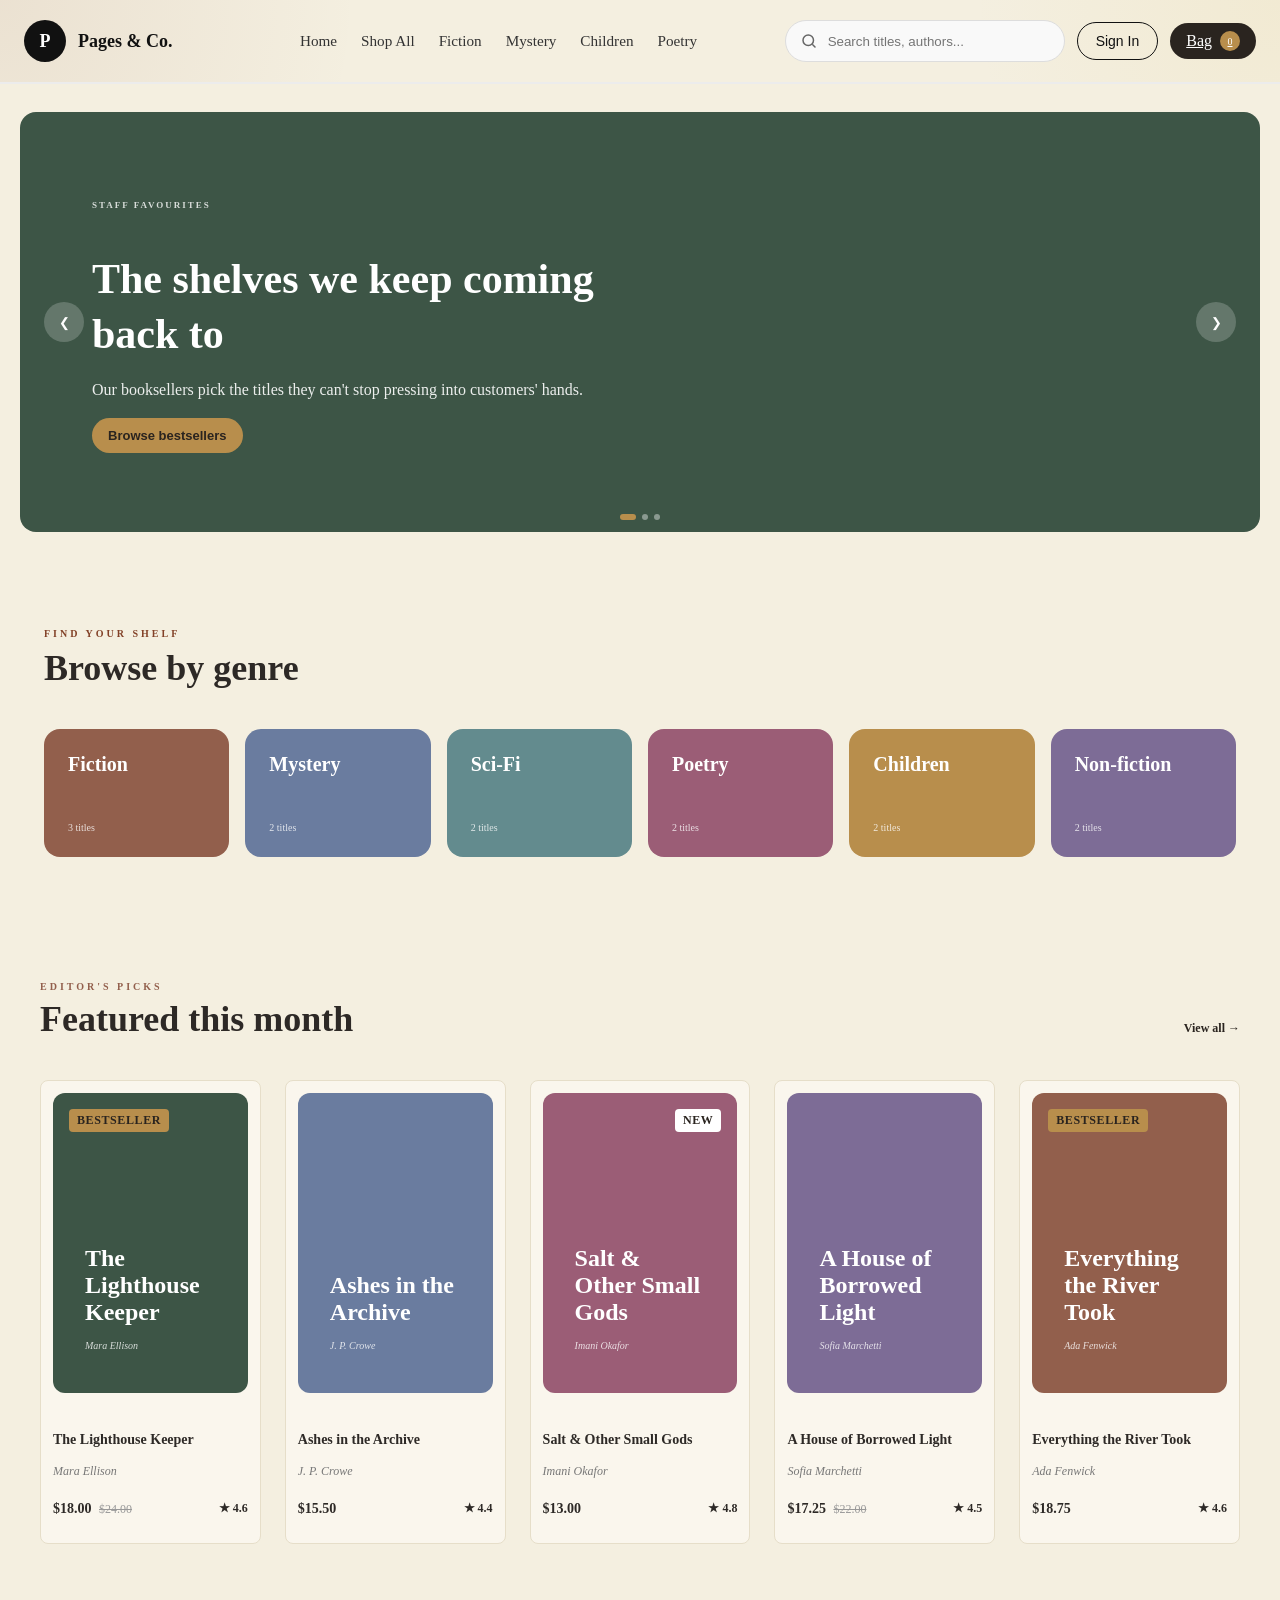
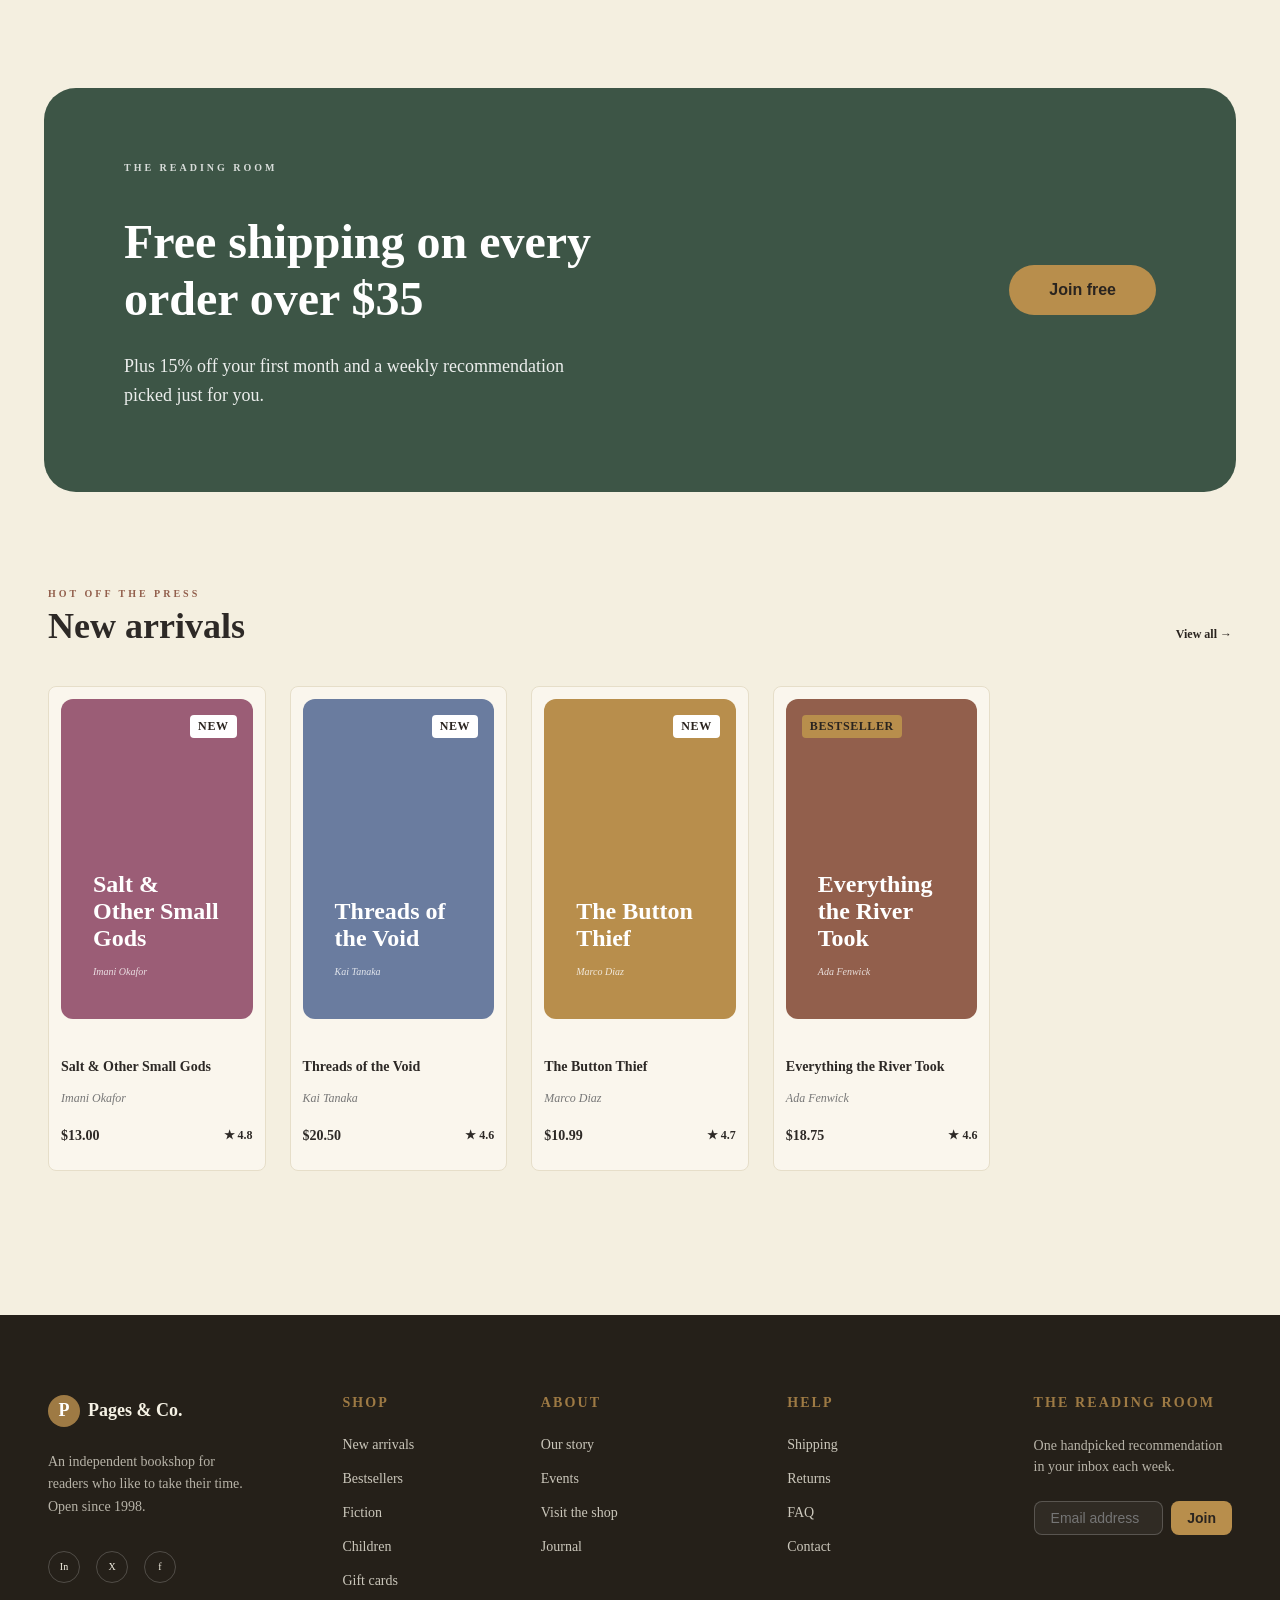
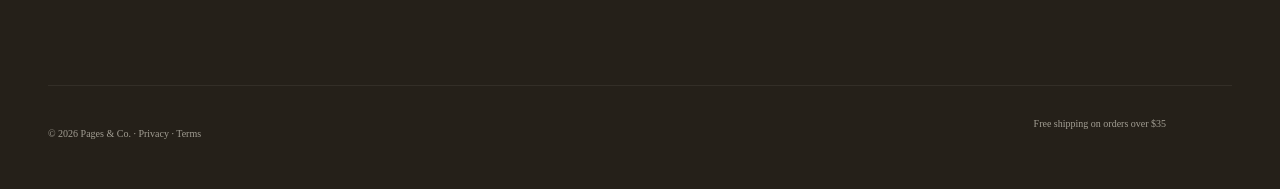
<file: index.html>
<!doctype html>
<html lang="en">
  <head>
    <meta charset="UTF-8" />
    <meta name="viewport" content="width=device-width, initial-scale=1.0" />
    <title>Home - Pages & Co.</title>
    <link rel="stylesheet" href="./css/global.css" />
    <link rel="stylesheet" href="./css/components/navbar.css" />
    <link rel="stylesheet" href="./css/components/footer.css" />
    <link rel="stylesheet" href="./css/components/book-card.css" />
    
    <link rel="stylesheet" href="./css/pages/bag/bag.css" />
    <link rel="stylesheet" href="./css/components/hero-carousel.css" />
    <link rel="stylesheet" href="./css/pages/home/browse-by-genre.css" />
    <link rel="stylesheet" href="./css/pages/home/featured-month.css" />
    <link rel="stylesheet" href="./css/pages/home/new-arrival.css" />
    <link rel="stylesheet" href="./css/pages/home/reading-room.css" />
    <link rel="stylesheet" href="./css/components/login-modal.css" />
  </head>
  <body>
    <header id="navbar-container" class="navbar"></header>
    <main class="page">
      <!-- Banner -->
      <section id="hero-carousel-container"></section>

      <!-- Genre -->
      <section id="browse-by-genre-container"></section>

      <!-- Featured This Month -->
      <section id="featured-month-container"></section>

      <!-- Reading Room -->
      <section id="reading-room-container"></section>

      <!-- New Arrivals -->
      <section id="new-arrival-container"></section>
    </main>
    <footer id="footer-container"></footer>

    <div id="login-modal-container"></div>

    <script src="./js/data.js"></script>
    <script src="./js/main.js"></script>
  </body>
</html>
</file>
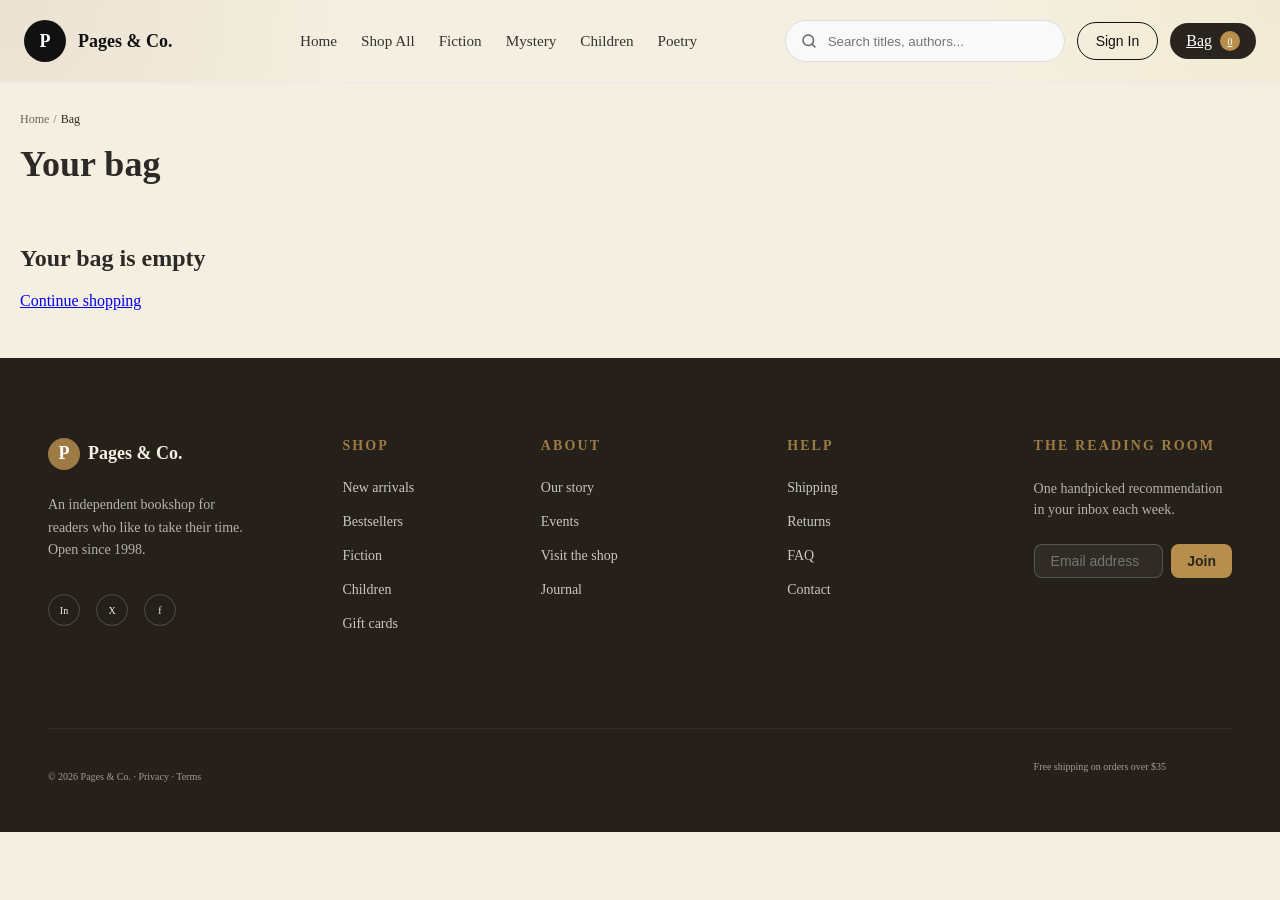
<file: bag.html>
<!doctype html>
<html lang="en">
  <head>
    <meta charset="UTF-8" />
    <meta name="viewport" content="width=device-width, initial-scale=1.0" />
    <title>Your Bag - Pages & Co.</title>
    <link rel="stylesheet" href="./css/global.css" />
    <link rel="stylesheet" href="./css/components/navbar.css" />
    <link rel="stylesheet" href="./css/components/footer.css" />

    <link rel="stylesheet" href="./css/pages/bag/bag.css" />
    <link rel="stylesheet" href="./css/pages/bag/breadcrumb.css" />
    <link rel="stylesheet" href="./css/pages/bag/cart-item.css" />
    <link rel="stylesheet" href="./css/pages/bag/order-summary.css" />
    <link rel="stylesheet" href="./css/components/login-modal.css" />
  </head>
  <body>
    <header id="navbar-container" class="navbar"></header>

    <main class="page">
      <div id="breadcrumb-placeholder"></div>

      <h1 class="page-title">Your bag</h1>

      <div class="bag-layout">
        <div class="cart-items" id="cart-items-placeholder"></div>

        <div
          class="order-summary-container"
          id="order-summary-placeholder"
        ></div>
      </div>
    </main>

    <footer id="footer-container"></footer>

    <div id="login-modal-container"></div>

    <script src="./js/data.js"></script>
    <script src="./js/main.js"></script>
  </body>
</html>
</file>
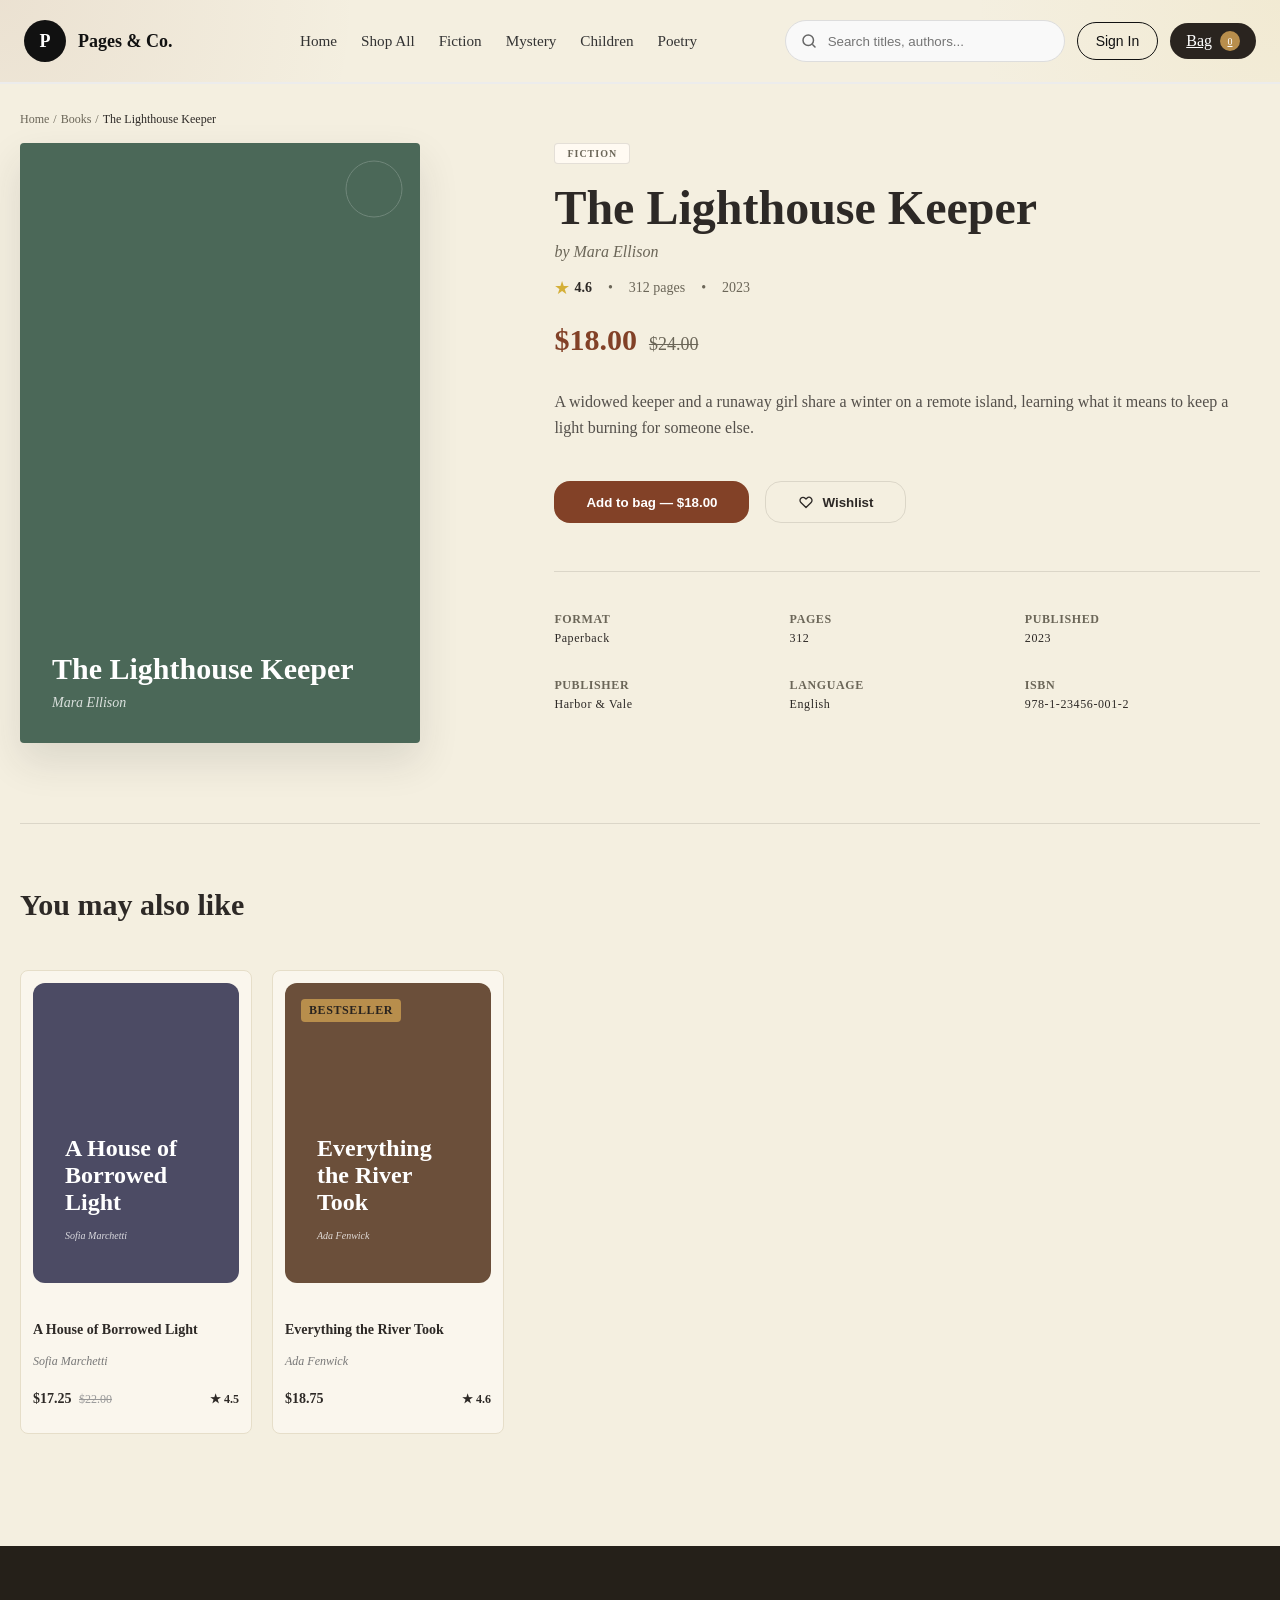
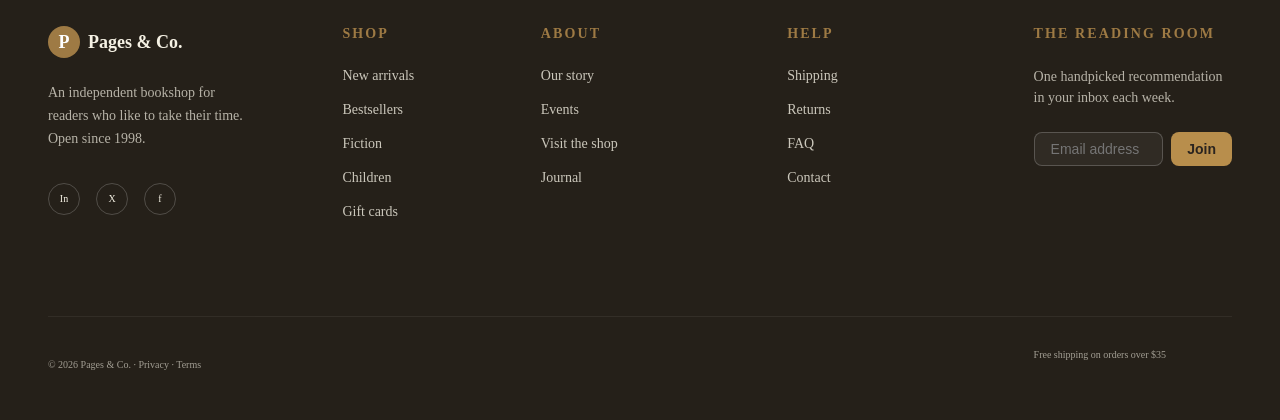
<file: book-detail.html>
<!doctype html>
<html lang="en">
  <head>
    <meta charset="utf-8" />
    <meta content="width=device-width, initial-scale=1.0" name="viewport" />
    <title>The Lighthouse Keeper - Pages &amp; Co.</title>
    <link rel="stylesheet" href="./css/global.css" />
    <link rel="stylesheet" href="./css/components/navbar.css" />
    <link rel="stylesheet" href="./css/components/footer.css" />
    <link rel="stylesheet" href="./css/pages/detail/book-detail.css" />
    <link rel="stylesheet" href="./css/pages/bag/breadcrumb.css" />
    <link rel="stylesheet" href="./css/components/book-card.css" />
    <link rel="stylesheet" href="./css/components/login-modal.css" />
  </head>
  <body>
    <header id="navbar-container" class="navbar"></header>

    <main class="page">
      <nav class="breadcrumb" aria-label="Breadcrumb">
        <a href="#">Home</a>
        <span>/</span>
        <a href="#">Books</a>
        <span>/</span>
        <span class="breadcrumb-current">The Lighthouse Keeper</span>
      </nav>

      <div class="product-grid">
        <div class="product-image-side" data-purpose="product-image-container">
          <div class="product-book-cover">
            <div>
              <h2 class="cover-title">The Lighthouse Keeper</h2>
              <p class="cover-author">Mara Ellison</p>
            </div>
            <div class="cover-badge">
              <svg fill="none" height="60" viewBox="0 0 60 60" width="60">
                <circle
                  cx="30"
                  cy="30"
                  r="28"
                  stroke="white"
                  stroke-width="1"
                ></circle>
              </svg>
            </div>
          </div>
        </div>

        <div data-purpose="product-details">
          <span class="tag-category">Fiction</span>
          <h1 class="product-title">The Lighthouse Keeper</h1>
          <p class="product-author">by Mara Ellison</p>

          <div class="product-rating-meta">
            <div class="rating-badge">
              <span class="star-icon">★</span>
              <span class="rating-score">4.6</span>
            </div>
            <span>•</span>
            <span>312 pages</span>
            <span>•</span>
            <span>2023</span>
          </div>

          <div class="product-price-section">
            <span class="price-current">$18.00</span>
            <span class="price-old">$24.00</span>
          </div>

          <p class="product-description">
            A widowed keeper and a runaway girl share a winter on a remote
            island, learning what it means to keep a light burning for someone
            else.
          </p>

          <div class="action-group">
            <button class="btn-add-to-bag" data-id="1">
              Add to bag — $18.00
            </button>
            <button class="btn-wishlist">
              <svg
                class="heart-icon"
                fill="none"
                stroke="currentColor"
                viewBox="0 0 24 24"
              >
                <path
                  d="M4.318 6.318a4.5 4.5 0 000 6.364L12 20.364l7.682-7.682a4.5 4.5 0 00-6.364-6.364L12 7.636l-1.318-1.318a4.5 4.5 0 00-6.364 0z"
                  stroke-linecap="round"
                  stroke-linejoin="round"
                  stroke-width="2"
                ></path>
              </svg>
              Wishlist
            </button>
          </div>

          <div class="metadata-grid">
            <div>
              <span class="metadata-label">Format</span>
              <span class="metadata-value">Paperback</span>
            </div>
            <div>
              <span class="metadata-label">Pages</span>
              <span class="metadata-value">312</span>
            </div>
            <div>
              <span class="metadata-label">Published</span>
              <span class="metadata-value">2023</span>
            </div>
            <div>
              <span class="metadata-label">Publisher</span>
              <span class="metadata-value">Harbor &amp; Vale</span>
            </div>
            <div>
              <span class="metadata-label">Language</span>
              <span class="metadata-value">English</span>
            </div>
            <div>
              <span class="metadata-label">ISBN</span>
              <span class="metadata-value">978-1-23456-001-2</span>
            </div>
          </div>
        </div>
      </div>

      <section class="recommended-section">
        <h3 class="section-title">You may also like</h3>

        <div class="book-grid" id="recommendedGrid"></div>
      </section>
    </main>
    <footer id="footer-container"></footer>

    <div id="login-modal-container"></div>

    <script src="./js/data.js"></script>
    <script src="./js/main.js"></script>
  </body>
</html>
</file>
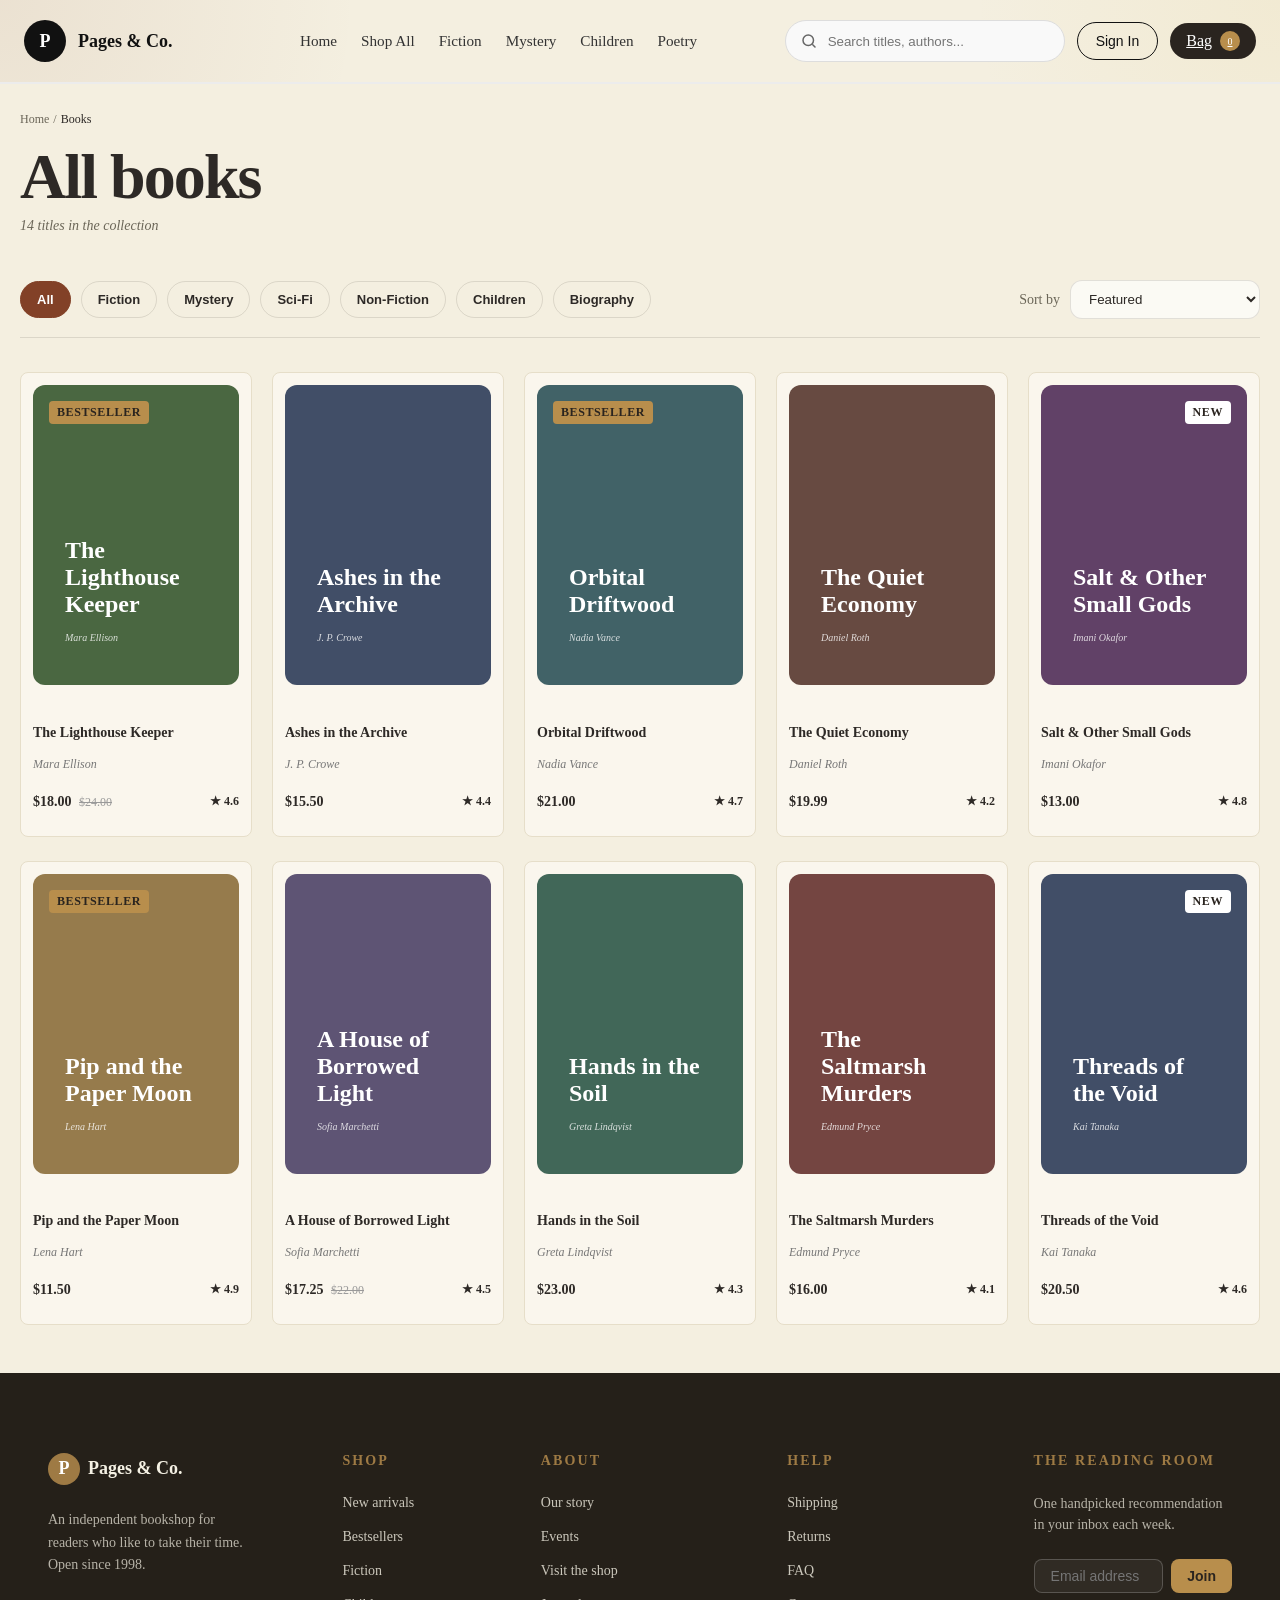
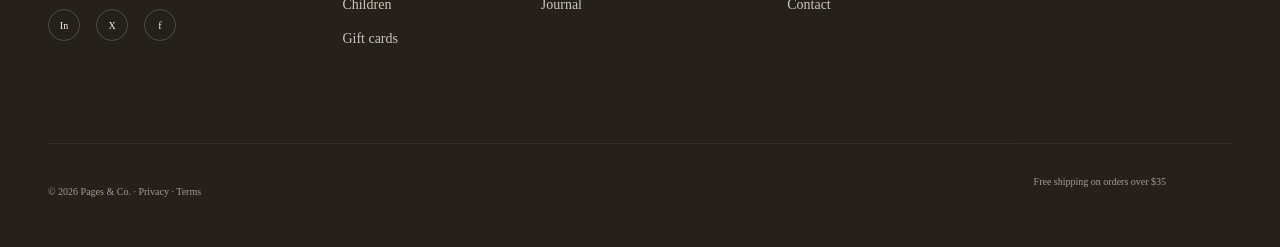
<file: books.html>
<!doctype html>
<html lang="en">
  <head>
    <meta charset="UTF-8" />
    <meta name="viewport" content="width=device-width, initial-scale=1.0" />
    <title>Books - Pages & Co.</title>
    <link rel="stylesheet" href="./css/global.css" />
    <link rel="stylesheet" href="./css/pages/books/books.css" />
    <link rel="stylesheet" href="./css/components/navbar.css" />
    <link rel="stylesheet" href="./css/components/footer.css" />
    <link rel="stylesheet" href="./css/pages/bag/breadcrumb.css" />
    <link rel="stylesheet" href="./css/components/book-card.css" />
    <link rel="stylesheet" href="./css/components/login-modal.css" />
  </head>
  <body>
    <header id="navbar-container" class="navbar"></header>
    <main class="page">
      <nav class="breadcrumb" aria-label="Breadcrumb">
        <a href="#">Home</a>
        <span>/</span>
        <span class="breadcrumb-current">Books</span>
      </nav>

      <header class="page-header">
        <div>
          <h1 class="page-title">All books</h1>
          <p class="page-subtitle">14 titles in the collection</p>
        </div>
      </header>

      <section class="controls" aria-label="Filters and sort">
        <div class="filters" id="filtersContainer"></div>

        <div class="sort">
          <label for="sort">Sort by</label>
          <select id="sort">
            <option>Featured</option>
            <option>Newest</option>
            <option>Price: Low to High</option>
            <option>Price: High to Low</option>
          </select>
        </div>
      </section>

      <section
        class="book-grid"
        id="listBooksGrid"
        aria-label="Book list"
      ></section>
    </main>
    <footer id="footer-container"></footer>

    <div id="login-modal-container"></div>

    <script src="./js/data.js"></script>
    <script src="./js/main.js"></script>
  </body>
</html>
</file>
<file: css/global.css>
:root {
  --bg: #f4efe0;
  --surface: #fffaf2;
  --text: #2d2926;
  --muted: #6b6658;
  --accent: #824127;
  --accent-2: #d4af37;
  --border: rgba(107, 102, 88, 0.18);
  --shadow: 0 18px 40px rgba(45, 41, 38, 0.12);
  --radius: 16px;
}

* {
  box-sizing: border-box;
}

body {
  margin: 0;
  padding: 0;
  color: var(--text);
  background-color: var(--bg);
}

.page {
  max-width: 1280px;
  margin: 0 auto;
  padding: 28px 20px 48px;
}

@media (max-width: 820px) {
  .page {
    padding-inline: 16px;
  }
}
</file>
<file: css/components/navbar.css>
#navbar-container {
  position: sticky;
  top: 0;
  z-index: 1000;
  width: 100%;
}

.navbar {
  background:
    radial-gradient(circle at top left, rgba(130, 65, 39, 0.08), transparent 28%),
    radial-gradient(circle at top right, rgba(212, 175, 55, 0.08), transparent 24%),
    var(--bg);
  border-bottom: 1px solid #ececec;
}

.navbar__container {
  max-width: 1280px;
  margin: 0 auto;

  padding: 16px 24px;

  display: flex;
  align-items: center;
  justify-content: space-between;
  gap: 24px;
}


.navbar__logo {
  display: flex;
  align-items: center;
  gap: 12px;

  text-decoration: none;
  color: #111;
  font-weight: 700;
  font-size: 1.125rem;
  white-space: nowrap;
}

.logo-circle {
  width: 42px;
  height: 42px;

  border-radius: 50%;

  background: #111;
  color: white;

  display: flex;
  align-items: center;
  justify-content: center;

  font-weight: 700;
}


.navbar__menu {
  display: flex;
  align-items: center;
  gap: 24px;

  list-style: none;
}

.navbar__menu a {
  text-decoration: none;
  color: #333;

  font-size: 0.95rem;
  font-weight: 500;

  transition: 0.2s;
}

.navbar__menu a:hover {
  color: #000;
}


.navbar__right {
  display: flex;
  align-items: center;
  gap: 12px;
}


.search-box {
  display: flex;
  align-items: center;

  width: 280px;
  height: 42px;

  border: 1px solid #ddd;
  border-radius: 999px;
  background: #f9f9f9;
  padding: 0 14px;
}

.search-icon {
  flex-shrink: 0;
  color: #666;
}

.search-box input {
  width: 100%;

  border: none;
  outline: none;

  margin-left: 8px;
  background: transparent;
}


.signin-btn {
  background: transparent;    
  border: 1px solid #111111;  
  color: #111111;              
  
  padding: 10px 18px;
  border-radius: 999px;      
  font-size: 14px;
  font-weight: 500;
  cursor: pointer;
  transition: all 0.2s ease;  
}

.signin-btn:hover {
  background-color: #111111;  
  color: #ffffff;             
}

.bag-btn {
  display: flex;
  align-items: center;
  gap: 8px;

  padding: 8px 16px;

  border-radius: 999px;
  border: none;

  background: #2a241f;
  color: white;

  cursor: pointer;
}

.bag-btn a {
  color: inherit;
  text-decoration: none;
}

.bag-count {
  width: 20px;
  height: 20px;

  border-radius: 50%;

  background: #b88e4c;
  color: white;

  font-size: 10px;

  display: flex;
  align-items: center;
  justify-content: center;
}


.menu-toggle {
  display: none;

  background: none;
  border: none;

  font-size: 1.5rem;
  cursor: pointer;
}

@media (max-width: 768px) {
  .navbar__container {
    position: relative;
    flex-wrap: wrap;

    padding: 16px;
  }

  .menu-toggle {
    display: block;
  }

  .navbar__menu {
    display: none;

    width: 100%;
    flex-direction: column;
    align-items: flex-start;

    gap: 16px;

    padding-top: 20px;
  }

  .navbar__right {
    display: none;

    width: 100%;

    flex-direction: column;
    align-items: stretch;

    gap: 12px;

    padding-top: 16px;
  }

  .search-box {
    width: 100%;
  }

  .signin-btn,
  .bag-btn {
    width: 100%;
    justify-content: center;
    text-decoration: none;
  }

  .navbar__menu.active {
    display: flex;
  }

  .navbar__right.active {
    display: flex;
  }
}
</file>
<file: css/components/footer.css>
.main-footer {
  background-color: #252019;
  color: #F5F1E4;
  padding-top: 80px;
  padding-bottom: 40px;
  font-family: inherit;
}

.footer-container {
  width: 100%;
  max-width: 1280px;
  margin-left: auto;
  margin-right: auto;
  padding-left: 24px;
  padding-right: 24px;
  box-sizing: border-box;
}

@media (min-width: 768px) {
  .footer-container {
    padding-left: 48px;
    padding-right: 48px;
  }
}

.footer-grid {
  display: grid;
  grid-template-columns: 1fr;
  gap: 48px;
  margin-bottom: 80px;
}

@media (min-width: 768px) {
  .footer-grid {
    grid-template-columns: repeat(2, minmax(0, 1fr));
  }
}

@media (min-width: 1024px) {
  .footer-grid {
    grid-template-columns: repeat(5, minmax(0, 1fr));
  }
}

.footer-logo-wrapper {
  display: flex;
  align-items: center;
  gap: 8px;
  margin-bottom: 24px;
}

.footer-logo-icon {
  width: 32px;
  height: 32px;
  background-color: #9E7A44; 
  display: flex;
  align-items: center;
  justify-content: center;
  color: #ffffff;
  font-weight: 700;
  font-size: 18px;
  border-radius: 50%;
}

.footer-logo-text {
  font-size: 18px;
  font-weight: 700;
}

.footer-about-text {
  font-size: 14px;
  opacity: 0.7;
  line-height: 1.625;
  margin: 0 0 32px 0;
}

.footer-socials {
  display: flex;
  gap: 16px;
}

.social-link {
  width: 32px;
  height: 32px;
  border-radius: 50%;
  border: 1px solid rgba(255, 255, 255, 0.2);
  display: flex;
  align-items: center;
  justify-content: center;
  color: #F5F1E4;
  text-decoration: none;
  font-size: 10px;
  transition: background-color 0.2s ease;
}

.social-link:hover {
  background-color: rgba(255, 255, 255, 0.1);
}

@media (min-width: 1024px) {
  .footer-links-col.shop-col {
    margin-left: 48px; 
  }
}

.footer-col-title {
  font-size: 14px;
  text-transform: uppercase;
  letter-spacing: 0.15em;
  font-weight: 700;
  margin: 0 0 24px 0;
  color: #9E7A44;
}

.footer-links-list {
  list-style: none;
  padding: 0;
  margin: 0;
}

.footer-links-list li {
  margin-bottom: 16px;
}

.footer-links-list a {
  color: #F5F1E4;
  text-decoration: none;
  font-size: 14px;
  opacity: 0.8;
  transition: opacity 0.2s ease;
}

.footer-links-list a:hover {
  opacity: 1;
}


.newsletter-text {
  font-size: 14px;
  opacity: 0.7;
  margin: 0 0 24px 0;
  line-height: 1.5;
}

.newsletter-form {
  display: flex;
  gap: 8px;
}

.newsletter-input {
  width: 100%;
  background-color: rgba(255, 255, 255, 0.05);
  border: 1px solid rgba(255, 255, 255, 0.2);
  border-radius: 8px;
  padding: 8px 16px;
  font-size: 14px;
  color: #ffffff;
  outline: none;
  box-sizing: border-box;
  transition: border-color 0.2s ease;
}

.newsletter-input:focus {
  border-color: #B88E4C;
}

.newsletter-btn {
  background-color: #B88E4C;
  color: #2A241F;
  padding: 8px 16px;
  border: none;
  border-radius: 8px;
  font-size: 14px;
  font-weight: 700;
  cursor: pointer;
  white-space: nowrap;
  transition: background-color 0.2s ease;
}

.newsletter-btn:hover {
  background-color: #A67D42;
}

.footer-bottom {
  border-top: 1px solid rgba(255, 255, 255, 0.1);
  padding-top: 32px;
  
  display: flex;
  flex-direction: column;
  gap: 16px;
  font-size: 10px;
  opacity: 0.6;
}

@media (min-width: 1024px) {
  .footer-bottom {
    display: grid;
    grid-template-columns: repeat(5, minmax(0, 1fr)); 
    gap: 48px;
  }

  .footer-bottom p:first-child {
    grid-column: span 4; 
    text-align: left;
  }

  .footer-shipping-note {
    grid-column: span 1;
    margin-top: 0;
    text-align: left;
  }
}
</file>
<file: css/components/book-card.css>
.book-card {
  display: flex;
  flex-direction: column;
  background-color: #FAF6ED;
  border: 1px solid #E6DEC9;
  border-radius: 8px;          
  padding: 12px;            
  box-sizing: border-box;
}

.book-link {
  text-decoration: none; 
  color: inherit;        
  display: block;      
}

.book-cover {
  position: relative;
  min-height: 300px;
  border-radius: 12px;
  padding: 32px;
  margin-bottom: 16px;
  color: white;
  display: flex;
  flex-direction: column;
  justify-content: flex-end;
}

.book-badge {
  position: absolute;
  top: 16px;
  padding: 4px 8px;
  border-radius: 4px;
  font-size: 12px;  
  font-weight: 700;
  text-transform: uppercase; 
  letter-spacing: 0.05em;  
}

.book-badge.bestseller {
  left: 16px;
  background: #B88E4C;
  color: #2A241F;
}

.book-badge.new {
  right: 16px;
  background: #FFFFFF;
  color: #2A241F;
}

.book-title-cover {
  font-size: 24px;
  font-weight: 700;
  margin-bottom: 4px;
}

.book-author-cover {
  font-size: 10px;
  font-style: italic;
  opacity: 0.8;
}

.book-title {
  font-size: 14px;
  font-weight: 700;
  margin-bottom: 4px;
}

.book-author {
  font-size: 12px;
  color: #777;
  font-style: italic;
  margin-bottom: 8px;
}

.book-footer {
  display: flex;
  justify-content: space-between;
  align-items: center;
}

.book-price {
  font-size: 14px;
  font-weight: 700;
}

.old-price {
  margin-left: 4px;
  text-decoration: line-through;
  color: #999;
  font-size: 12px;
  font-weight: 400;
}

.book-rating {
  font-size: 12px;
  font-weight: 700;
}

.star {
  color: gold;
}
</file>
<file: css/pages/bag/bag.css>
.page-title {
  font-size: 2.25rem;
  margin: 0 0 40px 0;
  font-weight: 700;
}

.bag-layout {
  display: grid;
  grid-template-columns: repeat(1, minmax(0, 1fr));
  gap: 32px;
}

@media (min-width: 1024px) {
  .bag-layout {
    grid-template-columns: repeat(3, minmax(0, 1fr));
  }
  .cart-items {
    grid-column: span 2 / span 2;
  }
  .order-summary-container {
    grid-column: span 1 / span 1;
  }
}
</file>
<file: css/components/hero-carousel.css>
.hero-banner {
  width: 100%;
}

.hero-container {
  position: relative;

  display: flex;
  flex-direction: column;
  justify-content: center;

  min-height: 260px;

  padding: 20px;

  border-radius: 16px;

  background: #3d5546;
  color: #fff;

  overflow: hidden;
}

.hero-content {
  max-width: 100%;
  z-index: 1;
}

.hero-subtitle {
  margin-bottom: 8px;

  font-size: 8px;
  font-weight: 700;

  letter-spacing: 2px;
  text-transform: uppercase;

  opacity: 0.8;
}

.hero-title {
  margin-bottom: 12px;

  font-size: 20px;
  font-weight: 700;
  line-height: 1.3;
}

.hero-description {
  margin-bottom: 16px;

  font-size: 12px;
  line-height: 1.5;

  opacity: 0.9;
}

.hero-btn {
  width: 100%;

  padding: 10px 16px;

  border: none;
  border-radius: 999px;

  background: #b88e4c;
  color: #2a241f;

  font-size: 13px;
  font-weight: 700;

  cursor: pointer;
}

.hero-arrow {
  display: none;
}

.hero-pagination {
  position: absolute;

  left: 50%;
  bottom: 12px;

  display: flex;
  gap: 6px;

  transform: translateX(-50%);
}

.dot {
  width: 6px;
  height: 6px;

  border-radius: 999px;

  background: rgba(255, 255, 255, 0.4);
}

.dot.active {
  width: 16px;
  background: #b88e4c;
}

@media (min-width: 768px) {
  .hero-container {
    min-height: 340px;
    padding: 32px 40px;
  }

  .hero-subtitle {
    font-size: 9px;
  }

  .hero-title {
    font-size: 32px;
  }

  .hero-description {
    font-size: 14px;
    max-width: 500px;
  }

  .hero-btn {
    width: fit-content;
  }
}

@media (min-width: 1024px) {
  .hero-container {
    min-height: 420px;
    padding: 48px 72px;
  }

  .hero-content {
    max-width: 520px;
  }

  .hero-title {
    font-size: 42px;
  }

  .hero-description {
    font-size: 16px;
  }

  .hero-arrow {
    position: absolute;
    top: 50%;

    width: 40px;
    height: 40px;

    display: flex;
    align-items: center;
    justify-content: center;

    border: none;
    border-radius: 50%;

    background: rgba(255, 255, 255, 0.2);
    color: #fff;

    cursor: pointer;

    transform: translateY(-50%);
  }

  .hero-arrow-prev {
    left: 24px;
  }

  .hero-arrow-next {
    right: 24px;
  }
}
</file>
<file: css/pages/home/browse-by-genre.css>
.genres {
  max-width: 1280px;
  margin: 0 auto;
  padding: 48px 24px;
  margin-top: 48px;
}

.genres-subtitle {
  text-transform: uppercase;
  letter-spacing: 3px;
  font-size: 10px;
  font-weight: 700;
  color: var(--accent); 
  margin-top: 0;
  margin-bottom: 8px;
}

.genres-title {
  font-size: 36px;
  font-weight: 700;
  margin-top: 0;
  margin-bottom: 40px;
  color: var(--text);
}

.genres-grid {
  display: grid;
  grid-template-columns: repeat(1, 1fr);
  gap: 16px;
  width: 100%;
}

@media (min-width: 768px) {
  .genres-grid {
    grid-template-columns: repeat(2, 1fr);
  }
}

@media (min-width: 1024px) {
  .genres-grid {
    grid-template-columns: repeat(6, 1fr); 
  }
}

.genre-card {
  height: 128px;
  padding: 24px;
  border-radius: var(--radius); 
  color: #ffffff;
  display: flex;
  flex-direction: column;
  justify-content: space-between;
  cursor: pointer;
  transition: opacity 0.3s ease;
  box-sizing: border-box;
}

.genre-card:hover {
  opacity: 0.9;
}

.genre-card h3 {
  font-size: 20px;
  font-weight: 700;
  margin: 0;
}

.genre-card p {
  font-size: 10px;
  opacity: 0.8;
  margin: 0;
}

.fiction     { background-color: #925f4c; }
.mystery     { background-color: #6a7c9f; }
.scifi       { background-color: #638b8e; }
.poetry      { background-color: #9b5d76; }
.children    { background-color: #b88e4c; }
.nonfiction  { background-color: #7d6c96; }
</file>
<file: css/pages/home/featured-month.css>
.featured-books {
  padding-top: 48px;
  padding-bottom: 48px;
}

.section-header {
  display: flex;
  justify-content: space-between;
  align-items: flex-end;
  margin-bottom: 40px;
  width: 100%;
}

.section-subtitle {
  text-transform: uppercase;
  letter-spacing: 3px;
  font-size: 10px;
  font-weight: 700;
  color: #925f4c;
  margin-top: 0;
  margin-bottom: 8px;
}

.section-title {
  font-size: 36px;
  font-weight: 700;
  margin-top: 0;
  margin-bottom: 0; 
  color: var(--text);
  line-height: 1.1;
}

.view-all {
  font-size: 12px;
  font-weight: 700;
  color: #2a241f;
  text-decoration: none;
  white-space: nowrap;
  padding-bottom: 4px;
}

.view-all:hover {
  text-decoration: underline;
}

.books-grid {
  display: grid;
  grid-template-columns: repeat(1, 1fr);
  gap: 24px;
  width: 100%;
}


@media (min-width: 768px) {
  .books-grid {
    grid-template-columns: repeat(2, 1fr);
  }
}


@media (min-width: 1024px) {
  .books-grid {
    grid-template-columns: repeat(5, 1fr); 
  }
}
</file>
<file: css/pages/home/new-arrival.css>
.new-arrivals {
  max-width: 1280px;
  padding: 48px 28px;
  margin-bottom: 48px;
}

.arrivals-grid {
  grid-template-columns: repeat(5, 1fr);
}

.arrivals-grid .book-cover {
  min-height: 320px;
}

@media (max-width: 1024px) {
  .arrivals-grid {
    grid-template-columns: repeat(3, 1fr);
  }
}

@media (max-width: 768px) {
  .arrivals-grid {
    grid-template-columns: repeat(1, 1fr);
  }
}
</file>
<file: css/pages/home/reading-room.css>
.reading-room {
  max-width: 1280px;
  margin: 0 auto;
  padding: 48px 24px;
}

.reading-room-content {
  background: #3d5546;
  border-radius: 32px;

  padding: 64px 80px;

  display: flex;
  justify-content: space-between;
  align-items: center;
  gap: 32px;

  color: #fff;
}

.reading-room-subtitle {
  text-transform: uppercase;
  letter-spacing: 3px;
  font-size: 10px;
  font-weight: 700;
  opacity: 0.8;
  margin-bottom: 16px;
}

.reading-room-title {
  font-size: 48px;
  font-weight: 700;
  line-height: 1.2;
  max-width: 550px;
  margin-bottom: 24px;
}

.reading-room-description {
  font-size: 18px;
  line-height: 1.6;
  opacity: 0.9;
  max-width: 450px;
}

.join-btn {
  background: #b88e4c;
  color: #2a241f;

  border: none;
  border-radius: 999px;

  padding: 16px 40px;

  font-size: 16px;
  font-weight: 700;

  cursor: pointer;
  white-space: nowrap;

  transition: background-color 0.3s ease;
}

.join-btn:hover {
  background: #a67d42;
}

@media (max-width: 768px) {
  .reading-room {
    padding: 24px 16px;
  }

  .reading-room-content {
    padding: 32px 24px;

    flex-direction: column;
    align-items: flex-start;
    gap: 24px;

    border-radius: 24px;
  }

  .reading-room-title {
    font-size: 32px;
    max-width: 100%;
  }

  .reading-room-description {
    font-size: 14px;
    max-width: 100%;
  }

  .join-btn {
    width: 100%;
    padding: 14px 20px;
  }
}
</file>
<file: css/components/login-modal.css>
.modal-overlay {
  position: fixed;
  inset: 0;
  z-index: 9999;


  display: none; 
  
  align-items: center;
  justify-content: center;
  background: rgba(0, 0, 0, 0.5);
  padding: 16px;
}


.modal-overlay.active {
  display: flex !important;
}



.modal {
  position: relative;

  width: 100%;
  max-width: 400px;

  padding: 32px;

  border-radius: 16px;

  background: #f5f1e4;

  box-shadow: 0 20px 40px rgba(0, 0, 0, 0.15);
}


.modal-close {
  position: absolute;
  top: 24px;
  right: 24px;

  width: 32px;
  height: 32px;

  border: none;
  background: transparent;

  cursor: pointer;

  color: #6b7280;
}

.modal-close:hover {
  color: #000;
}

.modal-close svg {
  width: 20px;
  height: 20px;
}


.modal-logo {
  width: 48px;
  height: 48px;

  margin-bottom: 24px;

  display: flex;
  align-items: center;
  justify-content: center;

  border-radius: 50%;

  background: #925f4c;

  color: #fff;

  font-size: 24px;
  font-weight: 700;
}

.modal-title {
  margin-bottom: 8px;

  color: #2a241f;

  font-size: 32px;
  font-weight: 700;
}

.modal-description {
  margin-bottom: 32px;

  color: #6b7280;

  font-size: 14px;
  line-height: 1.6;
}


.login-form {
  display: flex;
  flex-direction: column;
  gap: 24px;
}

.form-group {
  display: flex;
  flex-direction: column;
}

.form-group label {
  margin-bottom: 8px;

  color: #6b7280;

  font-size: 10px;
  font-weight: 700;

  text-transform: uppercase;
  letter-spacing: 2px;
}

.form-group input {
  padding: 12px 16px;

  border: 1px solid #d1d5db;
  border-radius: 8px;

  background: rgba(255, 255, 255, 0.5);

  font-size: 14px;

  outline: none;

  transition: all 0.3s ease;
}

.form-group input:focus {
  background: #fff;
  border-color: #925f4c;
}

.login-btn {
  width: 100%;

  padding: 16px;

  border: none;
  border-radius: 999px;

  background: #925f4c;
  color: #fff;

  font-size: 18px;
  font-weight: 700;

  cursor: pointer;

  transition: opacity 0.3s ease;
}

.login-btn:hover {
  opacity: 0.9;
}


.modal-footer {
  margin-top: 32px;

  text-align: center;

  color: #6b7280;
  font-size: 14px;
}

.modal-footer a {
  color: #925f4c;
  font-weight: 600;

  text-decoration: none;
}

.modal-footer a:hover {
  text-decoration: underline;
}
</file>
<file: css/pages/bag/breadcrumb.css>
.breadcrumb {
  display: flex;
  align-items: center;
  gap: 4px;
  margin-bottom: 16px;
  font-size: 12px;
  color: var(--muted)
}

.breadcrumb a {
  color: inherit;
  text-decoration: none;
}

.breadcrumb-current {
  color: var(--text)
}
</file>
<file: css/pages/bag/cart-item.css>
.cart-item {
  background-color: #f8f7ef;
  border: 1px solid var(--border);
  border-radius: 6px;
  padding: 24px;
  display: flex;
  flex-direction: column;
  gap: 16px;
}

@media (min-width: 640px) {
  .cart-item {
    flex-direction: row;
    align-items: center;
    justify-content: space-between;
  }
}

.item-details {
  display: flex;
  gap: 24px;
}

.book-thumbnail {
  width: 80px;
  height: 112px;
  background-color: #3d5a4d;
  border-radius: 4px;
  box-shadow: 0 1px 2px rgba(0, 0, 0, 0.05);
  flex-shrink: 0;
  position: relative;
  overflow: hidden;
}

.book-thumbnail img {
  width: 100%;
  height: 100%;
  object-fit: cover;
  opacity: 0;
}

.thumbnail-placeholder {
  position: absolute;
  bottom: 0;
  left: 0;
  width: 100%;
  padding: 8px;
}

.placeholder-line {
  height: 4px;
  width: 100%;
  background-color: rgba(255, 255, 255, 0.2);
}

.item-info {
  display: flex;
  flex-direction: column;
  justify-content: space-between;
}

.item-title {
  margin: 0 0 4px 0;
  font-size: 1.125rem;
  font-weight: 700;
}

.item-author {
  margin: 0;
  font-size: 0.875rem;
  color: var(--muted);
}

.remove-btn {
  background: none;
  border: none;
  color: var(--accent);
  font-size: 0.875rem;
  text-decoration: underline;
  text-align: left;
  cursor: pointer;
  padding: 0;
  margin-top: 8px;
  transition: color 0.2s;
}

.remove-btn:hover {
  color: var(--text);
}

.item-actions {
  display: flex;
  align-items: center;
  justify-content: space-between;
  gap: 32px;
}

@media (min-width: 640px) {
  .item-actions {
    justify-content: flex-end;
  }
}

.quantity-selector {
  display: flex;
  align-items: center;
  border: 1px solid #d6d3d1;
  border-radius: 999px;
  padding: 4px 12px;
  background-color: #f5f5f4;
}

.quantity-selector button {
  background: none;
  border: none;
  font-size: 1.125rem;
  padding: 0 8px;
  color: var(--muted);
  cursor: pointer;
}

.quantity-selector button:hover {
  color: var(--text);
}

.quantity-selector span {
  padding: 0 16px;
  font-weight: 500;
}

.item-price {
  font-family: "Libre Baskerville", serif;
  color: var(--accent);
  font-weight: 700;
  font-size: 1.125rem;
}
</file>
<file: css/pages/bag/order-summary.css>
.order-summary-card {
  background-color: #f8f7ef;
  border: 1px solid var(--border);
  border-radius: 6px;
  padding: 24px;
}

.summary-title {
  font-family: "Libre Baskerville", serif;
  font-size: 1.25rem;
  margin: 0 0 24px 0;
  font-weight: 400;
}

.summary-rows {
  display: flex;
  flex-direction: column;
  gap: 16px;
  font-size: 0.875rem;
  margin-bottom: 24px;
}

.summary-row {
  display: flex;
  justify-content: space-between;
}

.summary-row .label {
  color: #57534e;
}

.summary-row .value--free {
  color: var(--text-muted);
}

.summary-total-section {
  border-top: 1px solid #cfcfcf;
  padding-top: 16px;
  margin-top: 24px;
  margin-bottom: 32px;
}

.total-row {
  display: flex;
  justify-content: space-between;
  align-items: baseline;
}

.total-label {
  font-size: 1.25rem;
  font-weight: 700;
}

.total-price {
  font-family: "Libre Baskerville", serif;
  font-size: 1.5rem;
  font-weight: 700;
  color: var(--accent);
}

.checkout-btn {
  width: 100%;
  background-color: #7a3e2e; 
  color: #ffffff;
  border: none;
  padding: 16px; 
  border-radius: 999px; 
  font-weight: 700;
  font-size: 1rem;
  cursor: pointer;
  transition: background-color 0.2s;
  margin-bottom: 16px; 
}

.checkout-btn:hover {
  background-color: #2a1e17; 
}

.checkout-note {
  text-align: center;
  font-size: 0.75rem;
  color: var(--text-muted);
  margin: 0;
}
</file>
<file: css/pages/detail/book-detail.css>
/* .breadcrumb {
  margin-bottom: 2rem;
  font-size: 0.875rem;
  color: var(--muted);
}

.breadcrumb a {
  color: var(--muted);
  text-decoration: none;
  transition: color 0.2s;
}

.breadcrumb a:hover {
  color: var(--text);
}

.breadcrumb span {
  margin: 0 0.5rem;
  color: var(--muted);
}

.breadcrumb-current {
  color: #2d2926 !important;
  font-weight: 500;
} */

.product-grid {
  display: grid;
  grid-template-columns: 1fr;
  gap: 3rem;
  align-items: start;
  margin-bottom: 5rem;
}

@media (min-width: 768px) {
  .product-grid {
    grid-template-columns: 4fr 6fr;
  }
}

@media (min-width: 1024px) {
  .product-grid {
    gap: 4rem; 
  }
}

.product-image-side {
  display: flex;
  justify-content: center; 
}

@media (min-width: 768px) {
  .product-image-side {
    justify-content: flex-start; 
  }
}

.product-book-cover {
  position: relative;
  width: 100%;
  max-width: 400px;
  aspect-ratio: 2 / 3;
  background-color: #4b6858;
  border-radius: 4px;
  padding: 2rem;
  display: flex;
  flex-direction: column;
  justify-content: flex-end;
  color: #ffffff;
  box-shadow: var(--shadow);
}

.cover-title {
  font-family: 'Libre Baskerville', serif;
  font-size: 1.875rem;
  font-weight: 700;
  line-height: 1.25;
  margin: 0;
}

.cover-author {
  font-style: italic;
  opacity: 0.8;
  font-size: 0.875rem;
  margin: 0.5rem 0 0 0;
}

.cover-badge {
  position: absolute;
  top: 0;
  right: 0;
  padding: 1rem;
  opacity: 0.2;
}

.tag-category {
  display: inline-block;
  background-color: var(--surface);
  padding: 0.25rem 0.75rem;
  font-size: 10px;
  font-weight: 700;
  letter-spacing: 0.1em;
  text-transform: uppercase;
  border: 1px solid var(--border);
  color: var(--muted);
  border-radius: 4px;
  margin-bottom: 1rem;
}

.product-title {
  font-family: 'Libre Baskerville', serif;
  font-size: 3rem;
  font-weight: 700;
  margin: 0 0 0.5rem 0;
}

.product-author {
  color: var(--muted);
  font-style: italic;
  margin: 0 0 1rem 0;
}

.product-rating-meta {
  display: flex;
  align-items: center;
  gap: 1rem;
  font-size: 0.875rem;
  color: var(--muted);
  margin-bottom: 1.5rem;
}

.rating-badge {
  display: flex;
  align-items: center;
  gap: 0.25rem;
}

.star-icon {
  color: var(--accent-2);
  font-size: 1.125rem;
}

.rating-score {
  font-weight: 600;
  color: var(--text);
}

.product-price-section {
  display: flex;
  align-items: baseline;
  gap: 0.75rem;
  margin-bottom: 2rem;
}

.price-current {
  font-size: 1.875rem;
  font-weight: 700;
  color: var(--accent);
}

.price-old {
  font-size: 1.125rem;
  color: var(--muted);
  text-decoration: line-through;
}

.product-description {
  color: var(--text);
  opacity: 0.8;
  line-height: 1.625;
  margin: 0 0 2.5rem 0;
  max-width: 100%;
}

.action-group {
  display: flex;
  flex-wrap: wrap;
  gap: 1rem;
  margin-bottom: 3rem;
}

.btn-add-to-bag {
  background-color: var(--accent);
  color: #ffffff;
  padding: 0.75rem 2rem;
  border: none;
  border-radius: var(--radius);
  font-weight: 600;
  cursor: pointer;
  transition: opacity 0.2s;
}

.btn-add-to-bag:hover {
  opacity: 0.9;
}

.btn-wishlist {
  background: transparent;
  border: 1px solid var(--border);
  padding: 0.75rem 2rem;
  border-radius: var(--radius);
  font-weight: 600;
  display: flex;
  align-items: center;
  gap: 0.5rem;
  cursor: pointer;
  color: var(--text);
  transition: background-color 0.2s;
}

.btn-wishlist:hover {
  background-color: rgba(107, 102, 88, 0.08);
}

.heart-icon {
  width: 1rem;
  height: 1rem;
}

.metadata-grid {
  display: grid;
  grid-template-columns: repeat(3, minmax(0, 1fr));
  gap: 2rem 0;
  border-top: 1px solid var(--border);
  padding-top: 2.5rem;
  font-size: 0.75rem;
  letter-spacing: 0.05em;
}

.metadata-label {
  display: block;
  color: var(--muted);
  text-transform: uppercase;
  font-weight: 700;
  margin-bottom: 0.25rem;
}

.metadata-value {
  color: var(--text);
}

.recommended-section {
  padding-top: 4rem;
  padding-bottom: 4rem;
  border-top: 1px solid var(--border);
}

.section-title {
  font-family: 'Libre Baskerville', serif;
  font-size: 1.875rem;
  font-weight: 700;
  margin: 0 0 3rem 0;
}

.book-grid {
  display: grid;
  grid-template-columns: repeat(5, minmax(0, 1fr));
  gap: 24px 20px;
}
</file>
<file: css/pages/books/books.css>
/* .breadcrumb {
  display: flex;
  align-items: center;
  gap: 10px;
  margin-bottom: 26px;
  font-size: 12px;
  color: var(--muted);
}

.breadcrumb a:hover {
  color: var(--text);
}

.breadcrumb-current {
  color: var(--text);
  font-weight: 700;
} */

.page-header {
  display: flex;
  align-items: end;
  justify-content: space-between;
  gap: 24px;
  margin-bottom: 28px;
}

.page-title {
  margin: 0 0 8px;
  font-size: clamp(2.4rem, 5vw, 4rem);
  line-height: 1.05;
  letter-spacing: -0.03em;
}

.page-subtitle {
  margin: 0;
  color: var(--muted);
  font-style: italic;
  font-size: 14px;
}

.controls {
  display: flex;
  flex-wrap: wrap;
  align-items: center;
  justify-content: space-between;
  gap: 18px;
  margin-bottom: 34px;
  padding: 18px 0;
  border-bottom: 1px solid var(--border);
}

.filters {
  display: flex;
  flex-wrap: wrap;
  gap: 10px;
}

.filter-btn {
  border: 1px solid var(--border);
  background: transparent;
  color: var(--text);
  border-radius: 999px;
  padding: 10px 16px;
  font-weight: 600;
  font-size: 13px;
  cursor: pointer;
  transition: transform 0.2s ease, border-color 0.2s ease, background 0.2s ease;
}

.filter-btn:hover {
  transform: translateY(-1px);
  border-color: rgba(130, 65, 39, 0.35);
}

.filter-btn.is-active {
  background: var(--accent);
  border-color: var(--accent);
  color: #fff;
}

.sort {
  display: flex;
  align-items: center;
  gap: 10px;
  color: var(--muted);
  font-size: 14px;
  white-space: nowrap;
}

.sort select {
  border: 1px solid var(--border);
  background: rgba(255, 255, 255, 0.65);
  color: var(--text);
  border-radius: 12px;
  padding: 10px 14px;
  min-width: 190px;
  outline: none;
}

.book-grid {
  display: grid;
  grid-template-columns: repeat(5, minmax(0, 1fr));
  gap: 24px 20px;
}

@media (max-width: 1100px) {
  .book-grid {
    grid-template-columns: repeat(3, minmax(0, 1fr));
  }
}

@media (max-width: 820px) {
  .page {
    padding-inline: 16px;
  }

  .page-header {
    flex-direction: column;
    align-items: start;
  }

  .controls {
    padding: 16px;
  }

  .book-grid {
    grid-template-columns: repeat(2, minmax(0, 1fr));
    gap: 20px 16px;
  }
}

@media (max-width: 540px) {
  .book-grid {
    grid-template-columns: 1fr;
  }

  .sort {
    width: 100%;
    justify-content: space-between;
  }

  .sort select {
    width: 100%;
    min-width: 0;
  }
}
</file>
